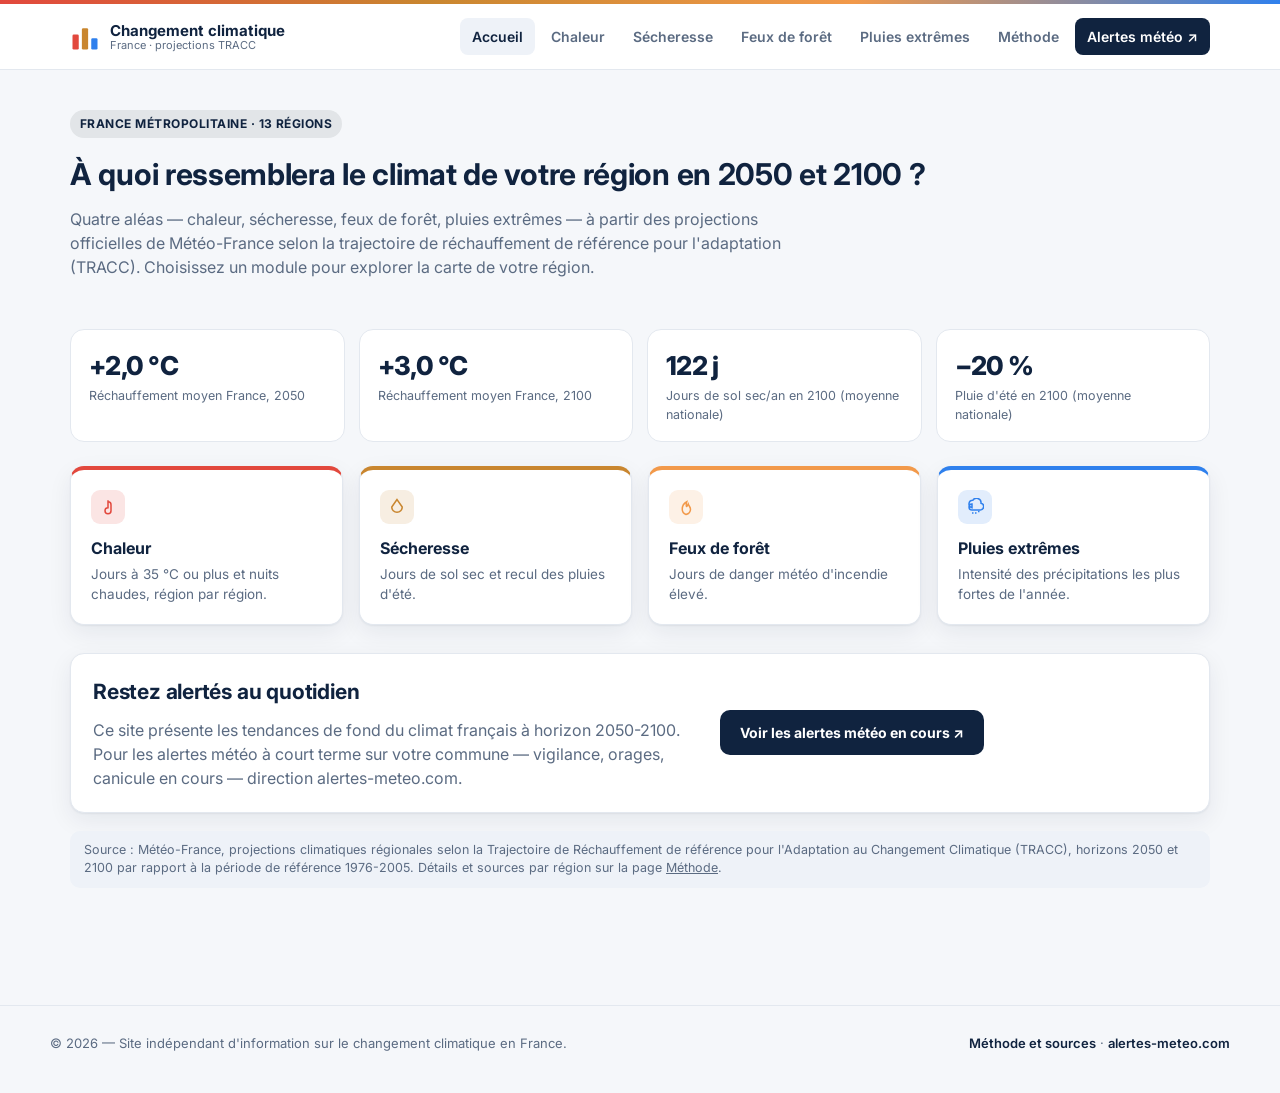
<file: index.html>
<!DOCTYPE html>
<html lang="fr">
<head>
<meta charset="UTF-8" />
<meta name="viewport" content="width=device-width, initial-scale=1.0" />
<title>Changement climatique en France — chiffres régionaux 2050 / 2100</title>
<meta name="description" content="Chaleur, sécheresse, feux de forêt, pluies extrêmes : ce que projette Météo-France pour votre région à horizon 2050 et 2100, et les alertes météo du jour." />
<link rel="icon" href="data:image/svg+xml,%3Csvg xmlns='http://www.w3.org/2000/svg' viewBox='0 0 24 24'%3E%3Crect x='2' y='10' width='5' height='12' rx='1' fill='%23e2483d'/%3E%3Crect x='9.5' y='5' width='5' height='17' rx='1' fill='%23c9862f'/%3E%3Crect x='17' y='13' width='5' height='9' rx='1' fill='%232f80ed'/%3E%3C/svg%3E" />
<link rel="preconnect" href="https://fonts.googleapis.com" />
<link href="https://fonts.googleapis.com/css2?family=Inter:wght@400;500;600;700;800&display=swap" rel="stylesheet" />
<link rel="stylesheet" href="assets/css/style.css" />
</head>
<body>
<div class="top-gradient"></div>
<header class="site-header">
  <div class="header-inner">
    <a class="brand" href="index.html">
      <svg class="brand-logo" viewBox="0 0 24 24"><rect x="2" y="10" width="5" height="12" rx="1" fill="#e2483d"/><rect x="9.5" y="5" width="5" height="17" rx="1" fill="#c9862f"/><rect x="17" y="13" width="5" height="9" rx="1" fill="#2f80ed"/></svg>
      <span class="brand-text"><strong>Changement climatique</strong><span>France · projections TRACC</span></span>
    </a>
    <nav class="main-nav">
      <a href="index.html" class="active">Accueil</a>
      <a href="chaleur.html">Chaleur</a>
      <a href="secheresse.html">Sécheresse</a>
      <a href="feux-de-foret.html">Feux de forêt</a>
      <a href="pluies-extremes.html">Pluies extrêmes</a>
      <a href="methode.html">Méthode</a>
      <a href="https://www.alertes-meteo.com" class="nav-cta" target="_blank" rel="noopener">Alertes météo ↗</a>
    </nav>
  </div>
</header>

<main>
  <section class="page-hero">
    <span class="eyebrow">France métropolitaine · 13 régions</span>
    <h1>À quoi ressemblera le climat de votre région en 2050 et 2100&nbsp;?</h1>
    <p class="lede">Quatre aléas — chaleur, sécheresse, feux de forêt, pluies extrêmes — à partir des projections officielles de Météo-France selon la trajectoire de réchauffement de référence pour l'adaptation (TRACC). Choisissez un module pour explorer la carte de votre région.</p>
  </section>

  <div class="stat-row">
    <div class="stat-tile"><div class="num">+2,0 °C</div><div class="label">Réchauffement moyen France, 2050</div></div>
    <div class="stat-tile"><div class="num">+3,0 °C</div><div class="label">Réchauffement moyen France, 2100</div></div>
    <div class="stat-tile"><div class="num">122 j</div><div class="label">Jours de sol sec/an en 2100 (moyenne nationale)</div></div>
    <div class="stat-tile"><div class="num">−20 %</div><div class="label">Pluie d'été en 2100 (moyenne nationale)</div></div>
  </div>

  <div class="module-grid">
    <a class="module-card" href="chaleur.html" style="--hazard:#e2483d">
      <div class="module-icon">
        <svg width="18" height="18" viewBox="0 0 24 24" fill="none" stroke="currentColor" stroke-width="2"><path d="M12 3v10m0 0a4 4 0 1 0 4 4V9a4 4 0 0 0-4-4Z"/></svg>
      </div>
      <h3>Chaleur</h3>
      <p>Jours à 35 °C ou plus et nuits chaudes, région par région.</p>
    </a>
    <a class="module-card" href="secheresse.html" style="--hazard:#c9862f">
      <div class="module-icon">
        <svg width="18" height="18" viewBox="0 0 24 24" fill="none" stroke="currentColor" stroke-width="2"><path d="M12 2 5 12a7 7 0 1 0 14 0L12 2Z"/></svg>
      </div>
      <h3>Sécheresse</h3>
      <p>Jours de sol sec et recul des pluies d'été.</p>
    </a>
    <a class="module-card" href="feux-de-foret.html" style="--hazard:#f2994a">
      <div class="module-icon">
        <svg width="18" height="18" viewBox="0 0 24 24" fill="none" stroke="currentColor" stroke-width="2"><path d="M12 22c4-1 6-4 6-7 0-3-2-4-3-7-1 2-2 2-2 4-1-2-1-4 0-7-4 2-6 6-6 10 0 3 2 6 5 7Z"/></svg>
      </div>
      <h3>Feux de forêt</h3>
      <p>Jours de danger météo d'incendie élevé.</p>
    </a>
    <a class="module-card" href="pluies-extremes.html" style="--hazard:#2f80ed">
      <div class="module-icon">
        <svg width="18" height="18" viewBox="0 0 24 24" fill="none" stroke="currentColor" stroke-width="2"><path d="M8 13a5 5 0 0 1 1-9.9A6 6 0 0 1 20 7a4.5 4.5 0 0 1-1 8.9H8a4 4 0 0 1 0-8Z"/><path d="M9 19v2M13 19v2M17 17v2"/></svg>
      </div>
      <h3>Pluies extrêmes</h3>
      <p>Intensité des précipitations les plus fortes de l'année.</p>
    </a>
  </div>

  <section class="card card-pad" style="margin-top:28px">
    <div class="two-col">
      <div>
        <h2>Restez alertés au quotidien</h2>
        <p class="lede">Ce site présente les tendances de fond du climat français à horizon 2050-2100. Pour les alertes météo à court terme sur votre commune — vigilance, orages, canicule en cours — direction alertes-meteo.com.</p>
      </div>
      <div style="display:flex;align-items:center;justify-content:flex-start">
        <a class="nav-cta" style="padding:12px 20px;border-radius:10px;text-decoration:none;font-weight:700;font-size:14px" href="https://www.alertes-meteo.com" target="_blank" rel="noopener">Voir les alertes météo en cours ↗</a>
      </div>
    </div>
  </section>

  <p class="tag-note">Source : Météo-France, projections climatiques régionales selon la Trajectoire de Réchauffement de référence pour l'Adaptation au Changement Climatique (TRACC), horizons 2050 et 2100 par rapport à la période de référence 1976-2005. Détails et sources par région sur la page <a href="methode.html">Méthode</a>.</p>
</main>

<footer class="site-footer">
  <div class="footer-inner">
    <span>&copy; 2026 — Site indépendant d'information sur le changement climatique en France.</span>
    <span><a href="methode.html">Méthode et sources</a> · <a href="https://www.alertes-meteo.com" target="_blank" rel="noopener">alertes-meteo.com</a></span>
  </div>
</footer>
</body>
</html>
</file>
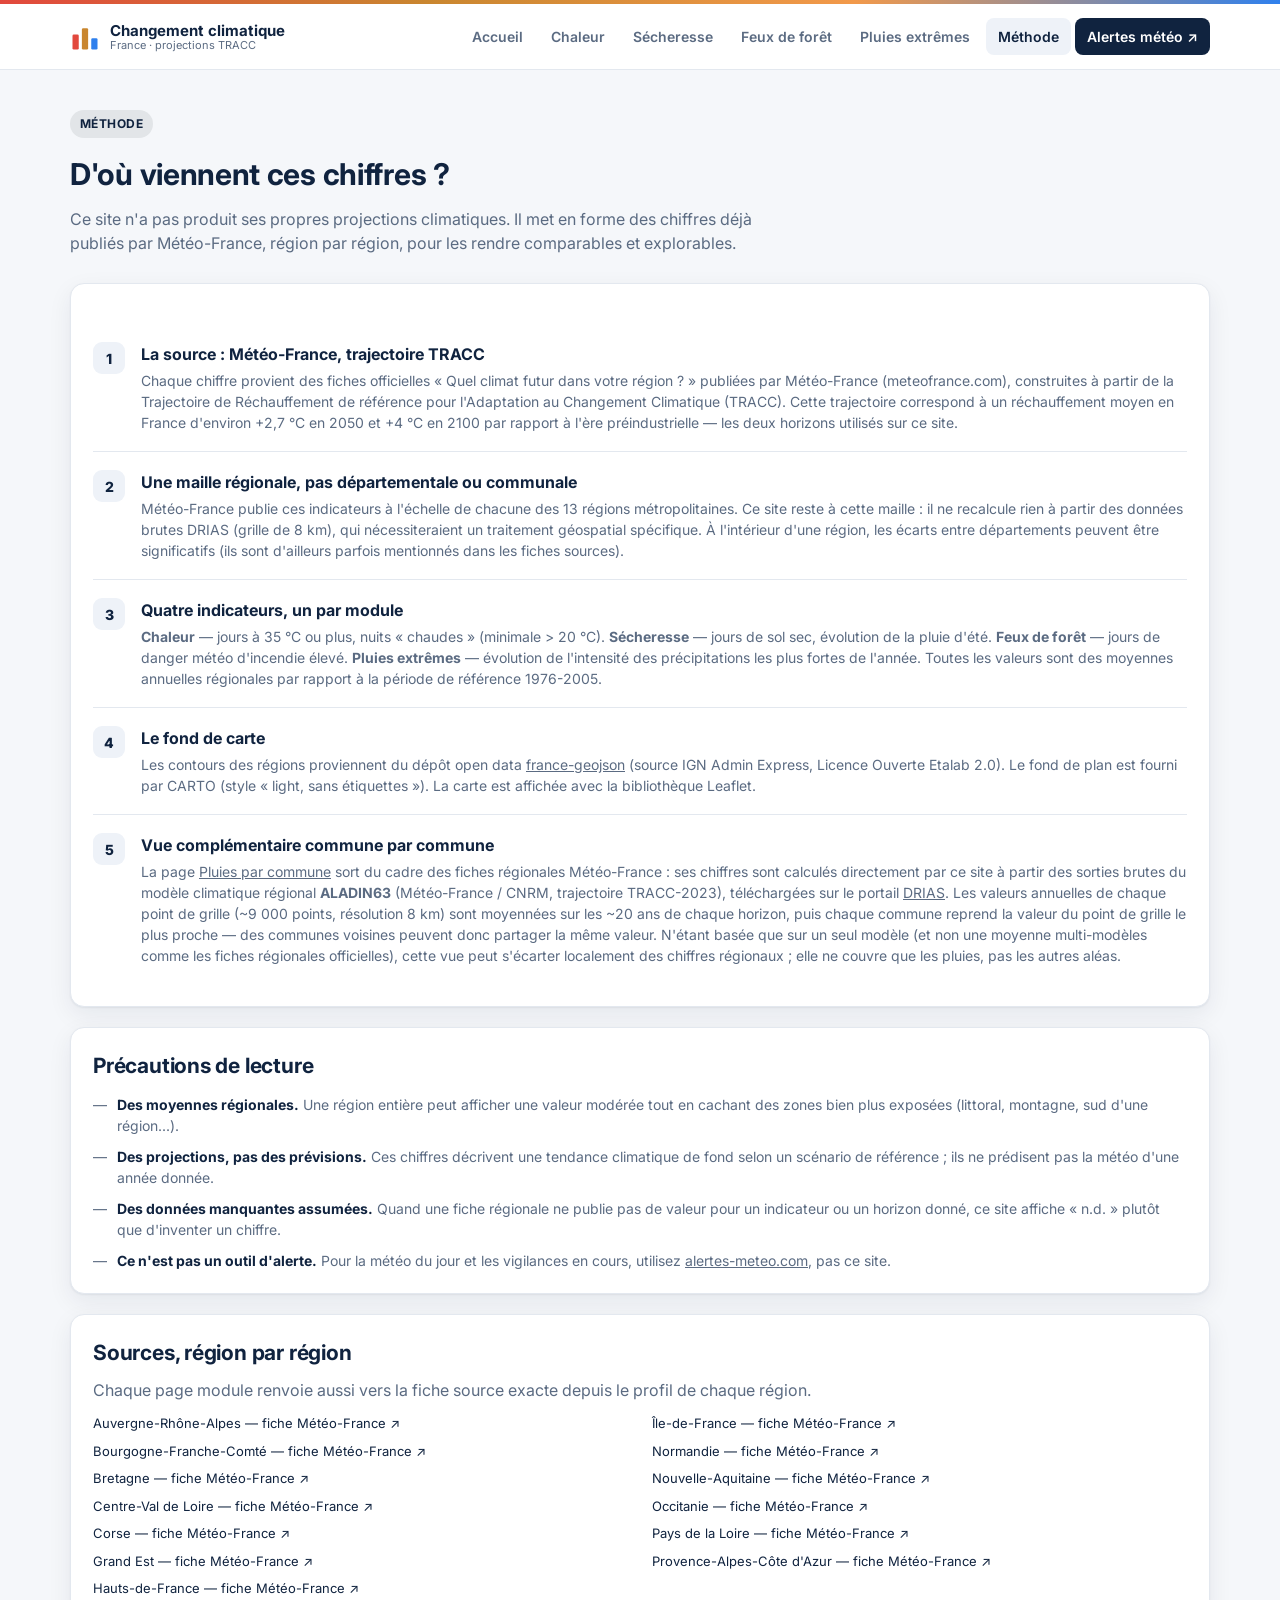
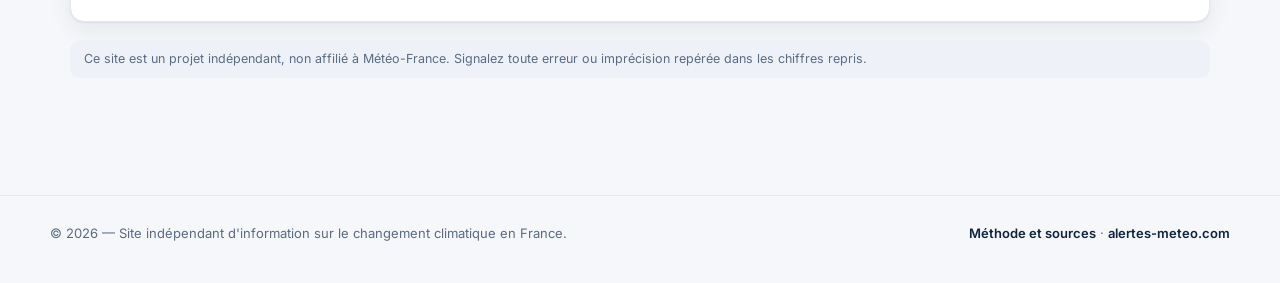
<file: methode.html>
<!DOCTYPE html>
<html lang="fr">
<head>
<meta charset="UTF-8" />
<meta name="viewport" content="width=device-width, initial-scale=1.0" />
<title>Méthode et sources — Changement climatique France</title>
<meta name="description" content="D'où viennent les chiffres de ce site : Météo-France, trajectoire TRACC, limites de lecture, licences des données et du code." />
<link rel="icon" href="data:image/svg+xml,%3Csvg xmlns='http://www.w3.org/2000/svg' viewBox='0 0 24 24'%3E%3Crect x='2' y='10' width='5' height='12' rx='1' fill='%23e2483d'/%3E%3Crect x='9.5' y='5' width='5' height='17' rx='1' fill='%23c9862f'/%3E%3Crect x='17' y='13' width='5' height='9' rx='1' fill='%232f80ed'/%3E%3C/svg%3E" />
<link rel="preconnect" href="https://fonts.googleapis.com" />
<link href="https://fonts.googleapis.com/css2?family=Inter:wght@400;500;600;700;800&display=swap" rel="stylesheet" />
<link rel="stylesheet" href="assets/css/style.css" />
</head>
<body>
<div class="top-gradient"></div>
<header class="site-header">
  <div class="header-inner">
    <a class="brand" href="index.html">
      <svg class="brand-logo" viewBox="0 0 24 24"><rect x="2" y="10" width="5" height="12" rx="1" fill="#e2483d"/><rect x="9.5" y="5" width="5" height="17" rx="1" fill="#c9862f"/><rect x="17" y="13" width="5" height="9" rx="1" fill="#2f80ed"/></svg>
      <span class="brand-text"><strong>Changement climatique</strong><span>France · projections TRACC</span></span>
    </a>
    <nav class="main-nav">
      <a href="index.html">Accueil</a>
      <a href="chaleur.html">Chaleur</a>
      <a href="secheresse.html">Sécheresse</a>
      <a href="feux-de-foret.html">Feux de forêt</a>
      <a href="pluies-extremes.html">Pluies extrêmes</a>
      <a href="methode.html" class="active">Méthode</a>
      <a href="https://www.alertes-meteo.com" class="nav-cta" target="_blank" rel="noopener">Alertes météo ↗</a>
    </nav>
  </div>
</header>

<main>
  <section class="page-hero">
    <span class="eyebrow">Méthode</span>
    <h1>D'où viennent ces chiffres ?</h1>
    <p class="lede">Ce site n'a pas produit ses propres projections climatiques. Il met en forme des chiffres déjà publiés par Météo-France, région par région, pour les rendre comparables et explorables.</p>
  </section>

  <div class="card card-pad">
    <div class="method-steps">
      <div class="method-step">
        <div class="num"></div>
        <div>
          <h3>La source : Météo-France, trajectoire TRACC</h3>
          <p>Chaque chiffre provient des fiches officielles « Quel climat futur dans votre région ? » publiées par Météo-France (meteofrance.com), construites à partir de la Trajectoire de Réchauffement de référence pour l'Adaptation au Changement Climatique (TRACC). Cette trajectoire correspond à un réchauffement moyen en France d'environ +2,7 °C en 2050 et +4 °C en 2100 par rapport à l'ère préindustrielle — les deux horizons utilisés sur ce site.</p>
        </div>
      </div>
      <div class="method-step">
        <div class="num"></div>
        <div>
          <h3>Une maille régionale, pas départementale ou communale</h3>
          <p>Météo-France publie ces indicateurs à l'échelle de chacune des 13 régions métropolitaines. Ce site reste à cette maille : il ne recalcule rien à partir des données brutes DRIAS (grille de 8 km), qui nécessiteraient un traitement géospatial spécifique. À l'intérieur d'une région, les écarts entre départements peuvent être significatifs (ils sont d'ailleurs parfois mentionnés dans les fiches sources).</p>
        </div>
      </div>
      <div class="method-step">
        <div class="num"></div>
        <div>
          <h3>Quatre indicateurs, un par module</h3>
          <p><b>Chaleur</b> — jours à 35 °C ou plus, nuits « chaudes » (minimale &gt; 20 °C). <b>Sécheresse</b> — jours de sol sec, évolution de la pluie d'été. <b>Feux de forêt</b> — jours de danger météo d'incendie élevé. <b>Pluies extrêmes</b> — évolution de l'intensité des précipitations les plus fortes de l'année. Toutes les valeurs sont des moyennes annuelles régionales par rapport à la période de référence 1976-2005.</p>
        </div>
      </div>
      <div class="method-step">
        <div class="num"></div>
        <div>
          <h3>Le fond de carte</h3>
          <p>Les contours des régions proviennent du dépôt open data <a href="https://github.com/gregoiredavid/france-geojson" target="_blank" rel="noopener">france-geojson</a> (source IGN Admin Express, Licence Ouverte Etalab 2.0). Le fond de plan est fourni par CARTO (style « light, sans étiquettes »). La carte est affichée avec la bibliothèque Leaflet.</p>
        </div>
      </div>
      <div class="method-step">
        <div class="num"></div>
        <div>
          <h3>Vue complémentaire commune par commune</h3>
          <p>La page <a href="pluies-extremes-communes.html">Pluies par commune</a> sort du cadre des fiches régionales Météo-France : ses chiffres sont calculés directement par ce site à partir des sorties brutes du modèle climatique régional <b>ALADIN63</b> (Météo-France / CNRM, trajectoire TRACC-2023), téléchargées sur le portail <a href="https://www.drias-climat.fr/" target="_blank" rel="noopener">DRIAS</a>. Les valeurs annuelles de chaque point de grille (~9 000 points, résolution 8 km) sont moyennées sur les ~20 ans de chaque horizon, puis chaque commune reprend la valeur du point de grille le plus proche — des communes voisines peuvent donc partager la même valeur. N'étant basée que sur un seul modèle (et non une moyenne multi-modèles comme les fiches régionales officielles), cette vue peut s'écarter localement des chiffres régionaux ; elle ne couvre que les pluies, pas les autres aléas.</p>
        </div>
      </div>
    </div>
  </div>

  <div class="card card-pad" style="margin-top:20px">
    <h2>Précautions de lecture</h2>
    <div class="caution-list">
      <div class="caution-item"><span>—</span><div><b>Des moyennes régionales.</b> Une région entière peut afficher une valeur modérée tout en cachant des zones bien plus exposées (littoral, montagne, sud d'une région...).</div></div>
      <div class="caution-item"><span>—</span><div><b>Des projections, pas des prévisions.</b> Ces chiffres décrivent une tendance climatique de fond selon un scénario de référence ; ils ne prédisent pas la météo d'une année donnée.</div></div>
      <div class="caution-item"><span>—</span><div><b>Des données manquantes assumées.</b> Quand une fiche régionale ne publie pas de valeur pour un indicateur ou un horizon donné, ce site affiche « n.d. » plutôt que d'inventer un chiffre.</div></div>
      <div class="caution-item"><span>—</span><div><b>Ce n'est pas un outil d'alerte.</b> Pour la météo du jour et les vigilances en cours, utilisez <a href="https://www.alertes-meteo.com" target="_blank" rel="noopener">alertes-meteo.com</a>, pas ce site.</div></div>
    </div>
  </div>

  <div class="card card-pad" style="margin-top:20px">
    <h2>Sources, région par région</h2>
    <p class="lede" style="margin-bottom:8px">Chaque page module renvoie aussi vers la fiche source exacte depuis le profil de chaque région.</p>
    <ul class="source-list" id="source-list"></ul>
  </div>

  <p class="tag-note">Ce site est un projet indépendant, non affilié à Météo-France. Signalez toute erreur ou imprécision repérée dans les chiffres repris.</p>
</main>

<footer class="site-footer">
  <div class="footer-inner">
    <span>&copy; 2026 — Site indépendant d'information sur le changement climatique en France.</span>
    <span><a href="methode.html">Méthode et sources</a> · <a href="https://www.alertes-meteo.com" target="_blank" rel="noopener">alertes-meteo.com</a></span>
  </div>
</footer>

<script src="assets/js/data.js"></script>
<script>
  const list = document.getElementById("source-list");
  list.innerHTML = Object.values(REGIONS)
    .sort((a, b) => a.nom.localeCompare(b.nom, "fr"))
    .map((r) => `<li>${r.nom} — <a href="${r.source}" target="_blank" rel="noopener">fiche Météo-France ↗</a></li>`)
    .join("");
</script>
</body>
</html>
</file>
<file: assets/css/style.css>
:root {
  --bg: #f5f7fa;
  --card-bg: #ffffff;
  --ink: #10233f;
  --ink-soft: #5b6b82;
  --line: #e3e8ef;
  --navy: #10233f;
  --navy-soft: #1c3a63;
  --chaleur: #e2483d;
  --secheresse: #c9862f;
  --feux: #f2994a;
  --pluie: #2f80ed;
  --radius: 14px;
  --shadow: 0 1px 2px rgba(16, 35, 63, 0.06), 0 8px 24px rgba(16, 35, 63, 0.07);
}

* { box-sizing: border-box; }

html, body {
  margin: 0;
  padding: 0;
}

body {
  background: var(--bg);
  color: var(--ink);
  font-family: "Inter", -apple-system, BlinkMacSystemFont, "Segoe UI", Roboto, Helvetica, Arial, sans-serif;
  line-height: 1.5;
}

a { color: inherit; }

img, svg { max-width: 100%; }

.top-gradient {
  height: 4px;
  background: linear-gradient(90deg, var(--chaleur), var(--secheresse), var(--feux), var(--pluie));
}

/* ---------- Header / nav ---------- */
header.site-header {
  background: var(--card-bg);
  border-bottom: 1px solid var(--line);
  position: sticky;
  top: 0;
  z-index: 40;
}

.header-inner {
  max-width: 1180px;
  margin: 0 auto;
  padding: 14px 20px;
  display: flex;
  align-items: center;
  justify-content: space-between;
  gap: 16px;
}

.brand {
  display: flex;
  align-items: center;
  gap: 10px;
  text-decoration: none;
  color: var(--ink);
}

.brand-logo {
  width: 30px;
  height: 30px;
  flex-shrink: 0;
}

.brand-text { display: flex; flex-direction: column; line-height: 1.15; }
.brand-text strong { font-size: 15px; font-weight: 700; }
.brand-text span { font-size: 11px; color: var(--ink-soft); }

nav.main-nav {
  display: flex;
  align-items: center;
  gap: 4px;
  flex-wrap: wrap;
}

nav.main-nav a {
  text-decoration: none;
  color: var(--ink-soft);
  font-size: 14px;
  font-weight: 600;
  padding: 8px 12px;
  border-radius: 8px;
  transition: background 0.15s, color 0.15s;
  white-space: nowrap;
}

nav.main-nav a:hover { background: var(--bg); color: var(--ink); }
nav.main-nav a.active { color: var(--navy); background: #eef2f8; }

.nav-cta {
  background: var(--navy) !important;
  color: #fff !important;
}
.nav-cta:hover { background: var(--navy-soft) !important; color: #fff !important; }

/* ---------- Layout ---------- */
main {
  max-width: 1180px;
  margin: 0 auto;
  padding: 32px 20px 64px;
}

.page-hero {
  padding: 8px 0 28px;
}

.eyebrow {
  display: inline-flex;
  align-items: center;
  gap: 6px;
  font-size: 12px;
  font-weight: 700;
  letter-spacing: 0.04em;
  text-transform: uppercase;
  color: var(--hazard, var(--navy));
  background: color-mix(in srgb, var(--hazard, var(--navy)) 12%, white);
  padding: 5px 10px;
  border-radius: 999px;
  margin-bottom: 14px;
}

h1 { font-size: 30px; margin: 0 0 10px; letter-spacing: -0.01em; }
h2 { font-size: 21px; margin: 0 0 10px; letter-spacing: -0.01em; }
h3 { font-size: 16px; margin: 0 0 8px; }

.lede {
  font-size: 16px;
  color: var(--ink-soft);
  max-width: 720px;
  margin: 0;
}

/* ---------- Cards / grid ---------- */
.card {
  background: var(--card-bg);
  border: 1px solid var(--line);
  border-radius: var(--radius);
  box-shadow: var(--shadow);
}

.card-pad { padding: 22px; }

.module-grid {
  display: grid;
  grid-template-columns: repeat(auto-fit, minmax(240px, 1fr));
  gap: 16px;
  margin-top: 24px;
}

.module-card {
  display: block;
  text-decoration: none;
  color: var(--ink);
  padding: 20px;
  border-radius: var(--radius);
  background: var(--card-bg);
  border: 1px solid var(--line);
  box-shadow: var(--shadow);
  transition: transform 0.15s, box-shadow 0.15s;
  border-top: 4px solid var(--hazard);
}

.module-card:hover { transform: translateY(-2px); box-shadow: 0 4px 8px rgba(16,35,63,.08), 0 14px 28px rgba(16,35,63,.1); }

.module-icon {
  width: 34px;
  height: 34px;
  border-radius: 9px;
  background: color-mix(in srgb, var(--hazard) 14%, white);
  color: var(--hazard);
  display: flex;
  align-items: center;
  justify-content: center;
  margin-bottom: 12px;
}

.module-card h3 { margin-bottom: 4px; }
.module-card p { margin: 0; font-size: 13.5px; color: var(--ink-soft); }

/* ---------- Stat tiles ---------- */
.stat-row {
  display: grid;
  grid-template-columns: repeat(auto-fit, minmax(150px, 1fr));
  gap: 14px;
  margin: 22px 0;
}

.stat-tile {
  background: var(--card-bg);
  border: 1px solid var(--line);
  border-radius: var(--radius);
  padding: 16px 18px;
}

.stat-tile .num {
  font-size: 26px;
  font-weight: 800;
  color: var(--hazard, var(--navy));
  letter-spacing: -0.02em;
}

.stat-tile .label {
  font-size: 12.5px;
  color: var(--ink-soft);
  margin-top: 2px;
}

/* ---------- Controls ---------- */
.control-bar {
  display: flex;
  flex-wrap: wrap;
  gap: 18px;
  margin: 22px 0;
}

.control-group {
  background: var(--card-bg);
  border: 1px solid var(--line);
  border-radius: 12px;
  padding: 10px 12px;
  min-width: 180px;
}

.control-group .control-label {
  font-size: 11px;
  font-weight: 700;
  text-transform: uppercase;
  letter-spacing: 0.05em;
  color: var(--ink-soft);
  margin-bottom: 8px;
}

.pill-toggle {
  display: flex;
  background: var(--bg);
  border-radius: 8px;
  padding: 3px;
  gap: 2px;
}

.pill-toggle button {
  flex: 1;
  border: none;
  background: transparent;
  padding: 7px 10px;
  font-size: 13px;
  font-weight: 600;
  color: var(--ink-soft);
  border-radius: 6px;
  cursor: pointer;
  font-family: inherit;
}

.pill-toggle button.active {
  background: var(--card-bg);
  color: var(--ink);
  box-shadow: 0 1px 2px rgba(16,35,63,.12);
}

.control-group select {
  width: 100%;
  border: none;
  background: var(--bg);
  border-radius: 8px;
  padding: 8px 10px;
  font-size: 13px;
  font-weight: 600;
  color: var(--ink);
  font-family: inherit;
  cursor: pointer;
}

.map-reset-btn {
  background: var(--card-bg) !important;
  border: 1px solid var(--line) !important;
  border-radius: 8px !important;
  padding: 6px 10px !important;
  font-size: 12px;
  font-weight: 700;
  color: var(--ink);
  cursor: pointer;
  box-shadow: var(--shadow);
  font-family: inherit;
}
.map-reset-btn:hover { background: var(--bg) !important; }

/* ---------- Explorateur communal ---------- */
.var-picker {
  display: grid;
  grid-template-columns: repeat(auto-fit, minmax(150px, 1fr));
  gap: 6px;
}

.var-card {
  border: 1px solid var(--line);
  background: var(--bg);
  color: var(--ink-soft);
  font-family: inherit;
  font-size: 12.5px;
  font-weight: 600;
  padding: 8px 10px;
  border-radius: 8px;
  cursor: pointer;
  text-align: left;
}
.var-card:hover { border-color: var(--pluie); }
.var-card.active {
  background: color-mix(in srgb, var(--pluie) 14%, white);
  border-color: var(--pluie);
  color: var(--ink);
}

.bivar-legend { display: flex; align-items: center; gap: 8px; }
.bivar-grid {
  display: grid;
  grid-template-columns: repeat(3, 14px);
  grid-template-rows: repeat(3, 14px);
  gap: 2px;
  transform: scaleY(-1);
  border-radius: 4px;
  overflow: hidden;
}
.bivar-axes { display: flex; flex-direction: column; font-size: 11px; color: var(--ink-soft); line-height: 1.5; }

.search-wrap { position: relative; }
.search-wrap input {
  width: 100%;
  border: none;
  background: var(--bg);
  border-radius: 8px;
  padding: 8px 10px;
  font-size: 13px;
  font-family: inherit;
  color: var(--ink);
}
.search-results {
  display: none;
  position: absolute;
  top: calc(100% + 4px);
  left: 0;
  right: 0;
  background: var(--card-bg);
  border: 1px solid var(--line);
  border-radius: 10px;
  box-shadow: var(--shadow);
  z-index: 20;
  max-height: 260px;
  overflow-y: auto;
}
.search-item { padding: 8px 12px; font-size: 13px; cursor: pointer; }
.search-item:hover { background: var(--bg); }
.search-item .dept { color: var(--ink-soft); }

.map-wrap { position: relative; }

.map-loading {
  position: absolute;
  inset: 0;
  display: flex;
  align-items: center;
  justify-content: center;
  background: rgba(245, 247, 250, 0.85);
  font-size: 13px;
  font-weight: 600;
  color: var(--ink-soft);
  z-index: 15;
  border-radius: var(--radius);
}

.v.highlight-bivar { color: var(--pluie); }

/* ---------- Map layout ---------- */
.map-layout {
  display: grid;
  grid-template-columns: 2fr 1fr;
  gap: 16px;
  align-items: start;
}

@media (max-width: 860px) {
  .map-layout { grid-template-columns: 1fr; }
}

#map {
  height: 560px;
  border-radius: var(--radius);
  overflow: hidden;
  border: 1px solid var(--line);
  box-shadow: var(--shadow);
  background: #e9edf3;
}

.map-legend {
  display: flex;
  align-items: center;
  gap: 10px;
  font-size: 12px;
  color: var(--ink-soft);
  margin-top: 10px;
  flex-wrap: wrap;
}

.legend-scale {
  display: flex;
  height: 10px;
  width: 160px;
  border-radius: 6px;
  overflow: hidden;
}
.legend-scale span { flex: 1; }

.side-panel {
  background: var(--card-bg);
  border: 1px solid var(--line);
  border-radius: var(--radius);
  box-shadow: var(--shadow);
  padding: 18px;
  min-height: 560px;
  display: flex;
  flex-direction: column;
}

.side-panel .placeholder {
  color: var(--ink-soft);
  font-size: 13.5px;
}

.region-name { font-size: 17px; font-weight: 700; margin-bottom: 2px; }
.region-sub { font-size: 12px; color: var(--ink-soft); margin-bottom: 14px; }

.metric-list { display: flex; flex-direction: column; gap: 10px; margin-bottom: 14px; }

.metric-row {
  display: flex;
  justify-content: space-between;
  align-items: baseline;
  border-bottom: 1px dashed var(--line);
  padding-bottom: 8px;
  font-size: 13.5px;
}
.metric-row .v { font-weight: 700; color: var(--ink); }
.metric-row .v.na { color: var(--ink-soft); font-weight: 500; }

.ranking {
  margin-top: auto;
  padding-top: 10px;
  border-top: 1px solid var(--line);
}

.ranking .rank-title { font-size: 11px; text-transform: uppercase; letter-spacing: .05em; color: var(--ink-soft); font-weight: 700; margin-bottom: 8px; }

.rank-row {
  display: flex;
  align-items: center;
  gap: 8px;
  font-size: 12.5px;
  padding: 4px 0;
  cursor: pointer;
}
.rank-row .bar-track { flex: 1; height: 6px; border-radius: 4px; background: var(--bg); overflow: hidden; }
.rank-row .bar-fill { height: 100%; border-radius: 4px; background: var(--hazard); }
.rank-row .rn { width: 108px; flex-shrink: 0; overflow: hidden; text-overflow: ellipsis; white-space: nowrap; }
.rank-row .rv { width: 42px; text-align: right; font-weight: 700; flex-shrink: 0; }
.rank-row:hover .rn { color: var(--hazard); }

/* ---------- Method page ---------- */
.method-steps { counter-reset: step; margin-top: 18px; }
.method-step {
  display: flex;
  gap: 16px;
  padding: 18px 0;
  border-bottom: 1px solid var(--line);
}
.method-step:last-child { border-bottom: none; }
.method-step .num {
  counter-increment: step;
  flex-shrink: 0;
  width: 32px;
  height: 32px;
  border-radius: 9px;
  background: #eef2f8;
  color: var(--navy);
  font-weight: 800;
  display: flex;
  align-items: center;
  justify-content: center;
  font-size: 14px;
}
.method-step .num::before { content: counter(step); }
.method-step h3 { margin-bottom: 4px; }
.method-step p { margin: 0; color: var(--ink-soft); font-size: 14px; }

.caution-list { display: flex; flex-direction: column; gap: 10px; margin-top: 12px; }
.caution-item { display: flex; gap: 10px; font-size: 14px; color: var(--ink-soft); }
.caution-item b { color: var(--ink); }

.source-list { list-style: none; margin: 12px 0 0; padding: 0; columns: 2; column-gap: 24px; }
.source-list li { font-size: 13px; margin-bottom: 8px; break-inside: avoid; }
.source-list a { color: var(--navy); text-decoration: none; }
.source-list a:hover { text-decoration: underline; }

@media (max-width: 560px) {
  .source-list { columns: 1; }
}

/* ---------- Footer ---------- */
footer.site-footer {
  border-top: 1px solid var(--line);
  margin-top: 40px;
  padding: 28px 20px 40px;
  color: var(--ink-soft);
  font-size: 13px;
}
.footer-inner { max-width: 1180px; margin: 0 auto; display: flex; justify-content: space-between; flex-wrap: wrap; gap: 12px; }
.footer-inner a { color: var(--navy); text-decoration: none; font-weight: 600; }
.footer-inner a:hover { text-decoration: underline; }

/* ---------- Misc ---------- */
.tag-note {
  font-size: 12.5px;
  color: var(--ink-soft);
  background: #eef2f8;
  border-radius: 10px;
  padding: 10px 14px;
  margin-top: 18px;
}

.leaflet-tooltip.region-tooltip {
  background: var(--navy);
  color: #fff;
  border: none;
  font-size: 12.5px;
  font-weight: 600;
  border-radius: 6px;
  padding: 4px 8px;
}
.leaflet-tooltip.region-tooltip::before { display: none; }

.two-col {
  display: grid;
  grid-template-columns: 1.3fr 1fr;
  gap: 20px;
}
@media (max-width: 860px) { .two-col { grid-template-columns: 1fr; } }
</file>
